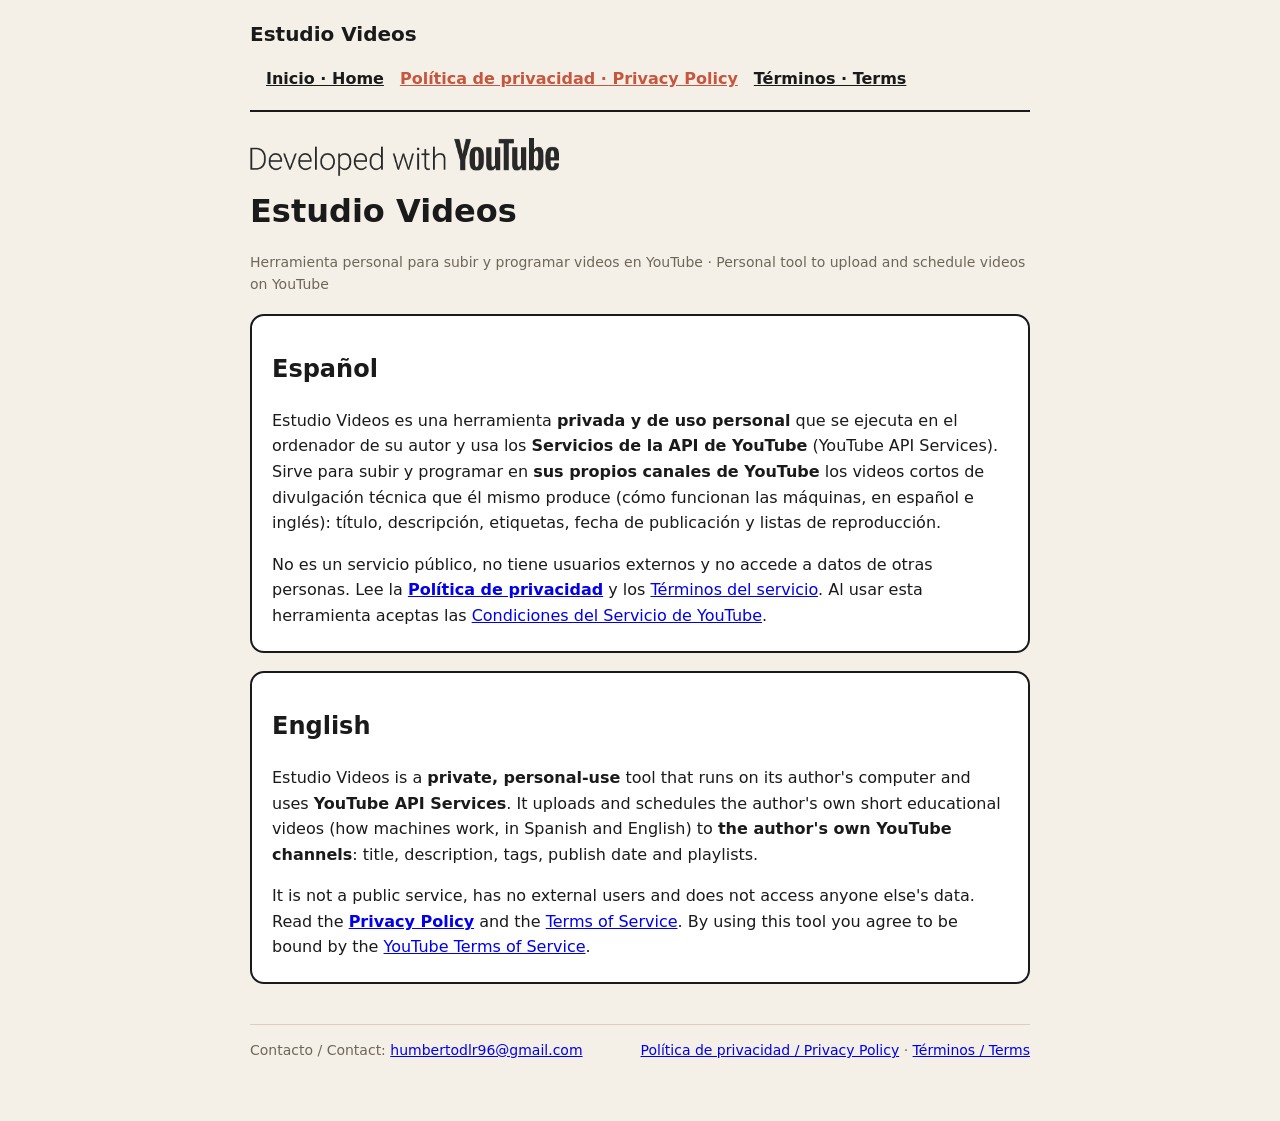
<file: index.html>
<!doctype html><html lang="es"><head><meta charset="utf-8"><meta name="viewport" content="width=device-width,initial-scale=1"><meta name="google-site-verification" content="y9eG2KJ6JDLvlcnDyxbGd1oCQimNI92TDDYzQM97pW8" /><title>Estudio Videos</title><link rel="stylesheet" href="style.css"></head><body>
<header><span class="brand">Estudio Videos</span><nav><a href="./">Inicio · Home</a><a class="priv" href="privacidad.html">Política de privacidad · Privacy Policy</a><a href="terminos.html">Términos · Terms</a></nav></header>
<img class="yt" src="developed-with-youtube.png" alt="Developed with YouTube" style="height:38px;margin:4px 0 0">
<h1>Estudio Videos</h1>
<p class="muted">Herramienta personal para subir y programar videos en YouTube · Personal tool to upload and schedule videos on YouTube</p>
<div class="box">
<h2>Español</h2>
<p>Estudio Videos es una herramienta <b>privada y de uso personal</b> que se ejecuta en el ordenador de su autor y usa los
<b>Servicios de la API de YouTube</b> (YouTube API Services). Sirve para subir y programar en <b>sus propios canales de YouTube</b>
los videos cortos de divulgación técnica que él mismo produce (cómo funcionan las máquinas, en español e inglés): título, descripción,
etiquetas, fecha de publicación y listas de reproducción.</p>
<p>No es un servicio público, no tiene usuarios externos y no accede a datos de otras personas.
Lee la <a href="privacidad.html"><b>Política de privacidad</b></a> y los <a href="terminos.html">Términos del servicio</a>.
Al usar esta herramienta aceptas las <a href="https://www.youtube.com/t/terms">Condiciones del Servicio de YouTube</a>.</p>
</div>
<div class="box">
<h2>English</h2>
<p>Estudio Videos is a <b>private, personal-use</b> tool that runs on its author's computer and uses <b>YouTube API Services</b>.
It uploads and schedules the author's own short educational videos (how machines work, in Spanish and English)
to <b>the author's own YouTube channels</b>: title, description, tags, publish date and playlists.</p>
<p>It is not a public service, has no external users and does not access anyone else's data.
Read the <a href="privacidad.html"><b>Privacy Policy</b></a> and the <a href="terminos.html">Terms of Service</a>.
By using this tool you agree to be bound by the <a href="https://www.youtube.com/t/terms">YouTube Terms of Service</a>.</p>
</div>
<footer><span>Contacto / Contact: <a href="mailto:humbertodlr96@gmail.com">humbertodlr96@gmail.com</a></span><span><a href="privacidad.html">Política de privacidad / Privacy Policy</a> · <a href="terminos.html">Términos / Terms</a></span></footer></body></html>
</file>
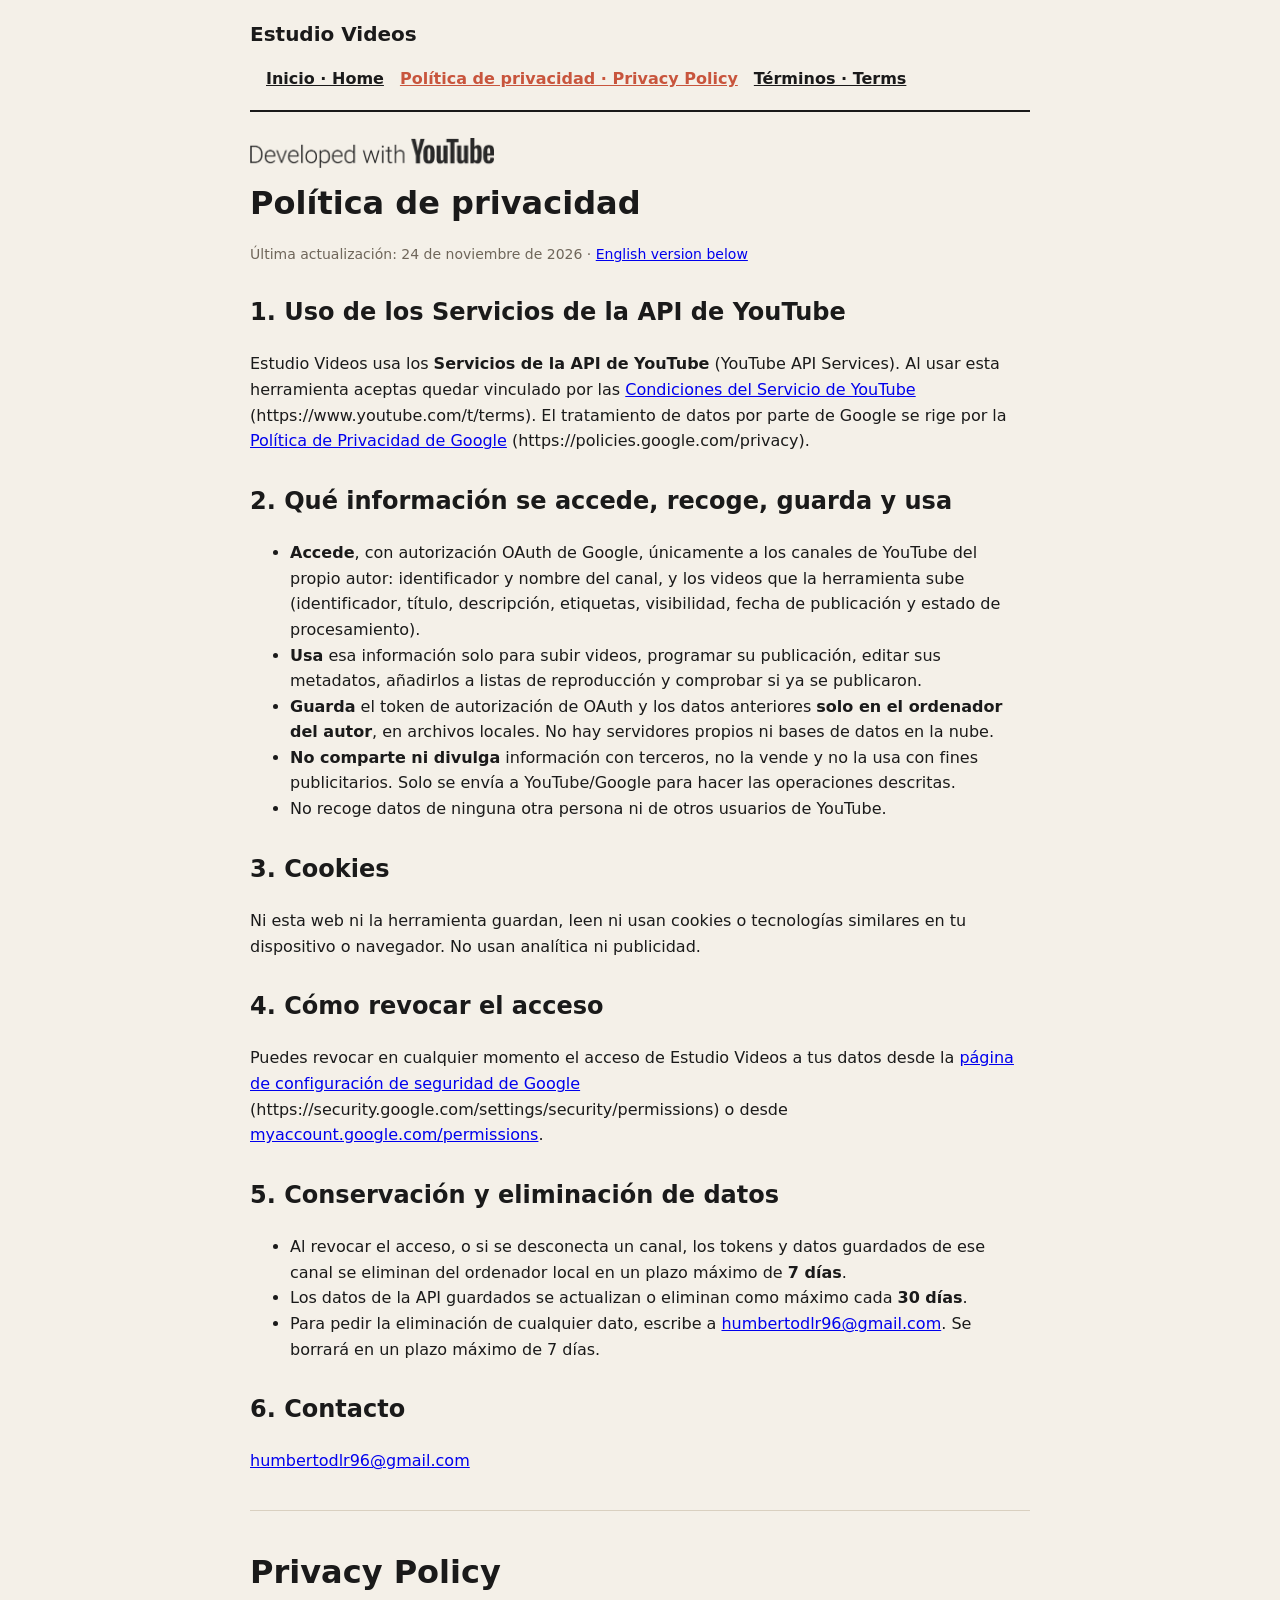
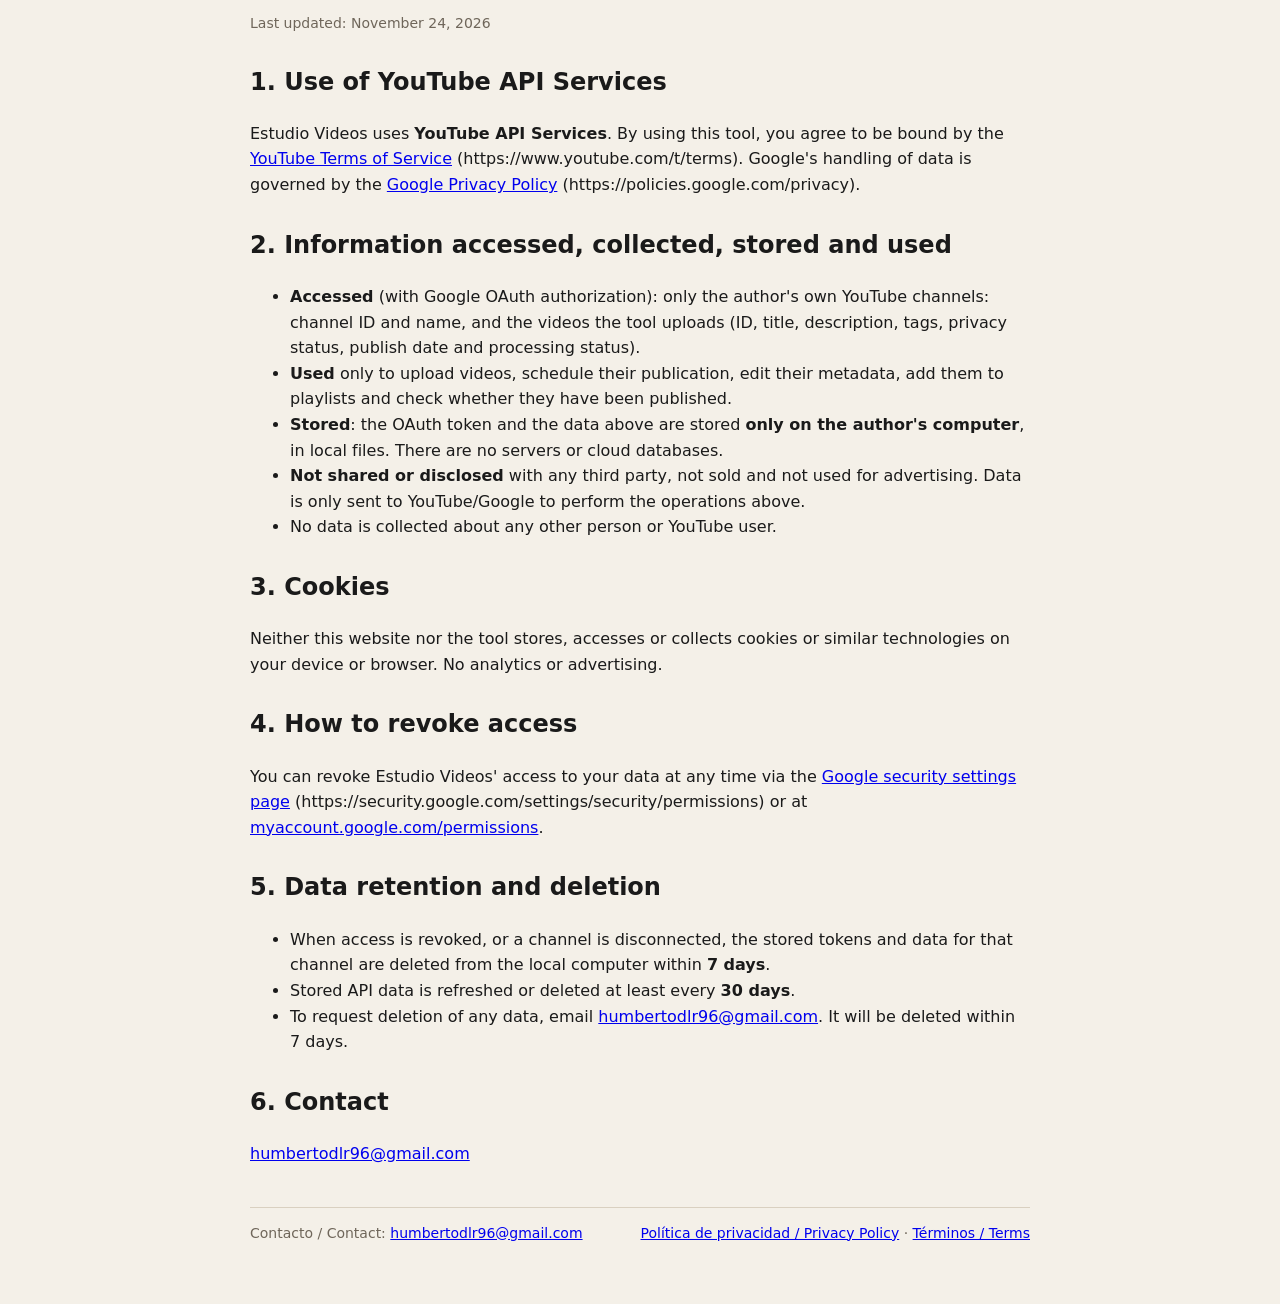
<file: privacidad.html>
<!doctype html><html lang="es"><head><meta charset="utf-8"><meta name="viewport" content="width=device-width,initial-scale=1"><title>Política de privacidad · Privacy Policy · Estudio Videos</title><link rel="stylesheet" href="style.css"></head><body>
<header><span class="brand">Estudio Videos</span><nav><a href="./">Inicio · Home</a><a class="priv" href="privacidad.html">Política de privacidad · Privacy Policy</a><a href="terminos.html">Términos · Terms</a></nav></header>
<img class="yt" src="developed-with-youtube.png" alt="Developed with YouTube" style="height:30px;margin:4px 0 0">
<h1>Política de privacidad</h1>
<p class="muted">Última actualización: 24 de noviembre de 2026 · <a href="#en">English version below</a></p>

<h2>1. Uso de los Servicios de la API de YouTube</h2>
<p>Estudio Videos usa los <b>Servicios de la API de YouTube</b> (YouTube API Services). Al usar esta herramienta aceptas quedar vinculado por las
<a href="https://www.youtube.com/t/terms">Condiciones del Servicio de YouTube</a> (https://www.youtube.com/t/terms).
El tratamiento de datos por parte de Google se rige por la
<a href="https://policies.google.com/privacy">Política de Privacidad de Google</a> (https://policies.google.com/privacy).</p>

<h2>2. Qué información se accede, recoge, guarda y usa</h2>
<ul>
<li><b>Accede</b>, con autorización OAuth de Google, únicamente a los canales de YouTube del propio autor: identificador y nombre del canal,
y los videos que la herramienta sube (identificador, título, descripción, etiquetas, visibilidad, fecha de publicación y estado de procesamiento).</li>
<li><b>Usa</b> esa información solo para subir videos, programar su publicación, editar sus metadatos, añadirlos a listas de reproducción y comprobar si ya se publicaron.</li>
<li><b>Guarda</b> el token de autorización de OAuth y los datos anteriores <b>solo en el ordenador del autor</b>, en archivos locales. No hay servidores propios ni bases de datos en la nube.</li>
<li><b>No comparte ni divulga</b> información con terceros, no la vende y no la usa con fines publicitarios. Solo se envía a YouTube/Google para hacer las operaciones descritas.</li>
<li>No recoge datos de ninguna otra persona ni de otros usuarios de YouTube.</li>
</ul>

<h2>3. Cookies</h2>
<p>Ni esta web ni la herramienta guardan, leen ni usan cookies o tecnologías similares en tu dispositivo o navegador. No usan analítica ni publicidad.</p>

<h2>4. Cómo revocar el acceso</h2>
<p>Puedes revocar en cualquier momento el acceso de Estudio Videos a tus datos desde la
<a href="https://security.google.com/settings/security/permissions">página de configuración de seguridad de Google</a>
(https://security.google.com/settings/security/permissions) o desde <a href="https://myaccount.google.com/permissions">myaccount.google.com/permissions</a>.</p>

<h2>5. Conservación y eliminación de datos</h2>
<ul>
<li>Al revocar el acceso, o si se desconecta un canal, los tokens y datos guardados de ese canal se eliminan del ordenador local en un plazo máximo de <b>7 días</b>.</li>
<li>Los datos de la API guardados se actualizan o eliminan como máximo cada <b>30 días</b>.</li>
<li>Para pedir la eliminación de cualquier dato, escribe a <a href="mailto:humbertodlr96@gmail.com">humbertodlr96@gmail.com</a>. Se borrará en un plazo máximo de 7 días.</li>
</ul>

<h2>6. Contacto</h2>
<p><a href="mailto:humbertodlr96@gmail.com">humbertodlr96@gmail.com</a></p>

<hr id="en">
<h1>Privacy Policy</h1>
<p class="muted">Last updated: November 24, 2026</p>

<h2>1. Use of YouTube API Services</h2>
<p>Estudio Videos uses <b>YouTube API Services</b>. By using this tool, you agree to be bound by the
<a href="https://www.youtube.com/t/terms">YouTube Terms of Service</a> (https://www.youtube.com/t/terms).
Google's handling of data is governed by the <a href="https://policies.google.com/privacy">Google Privacy Policy</a> (https://policies.google.com/privacy).</p>

<h2>2. Information accessed, collected, stored and used</h2>
<ul>
<li><b>Accessed</b> (with Google OAuth authorization): only the author's own YouTube channels: channel ID and name,
and the videos the tool uploads (ID, title, description, tags, privacy status, publish date and processing status).</li>
<li><b>Used</b> only to upload videos, schedule their publication, edit their metadata, add them to playlists and check whether they have been published.</li>
<li><b>Stored</b>: the OAuth token and the data above are stored <b>only on the author's computer</b>, in local files. There are no servers or cloud databases.</li>
<li><b>Not shared or disclosed</b> with any third party, not sold and not used for advertising. Data is only sent to YouTube/Google to perform the operations above.</li>
<li>No data is collected about any other person or YouTube user.</li>
</ul>

<h2>3. Cookies</h2>
<p>Neither this website nor the tool stores, accesses or collects cookies or similar technologies on your device or browser. No analytics or advertising.</p>

<h2>4. How to revoke access</h2>
<p>You can revoke Estudio Videos' access to your data at any time via the
<a href="https://security.google.com/settings/security/permissions">Google security settings page</a>
(https://security.google.com/settings/security/permissions) or at <a href="https://myaccount.google.com/permissions">myaccount.google.com/permissions</a>.</p>

<h2>5. Data retention and deletion</h2>
<ul>
<li>When access is revoked, or a channel is disconnected, the stored tokens and data for that channel are deleted from the local computer within <b>7 days</b>.</li>
<li>Stored API data is refreshed or deleted at least every <b>30 days</b>.</li>
<li>To request deletion of any data, email <a href="mailto:humbertodlr96@gmail.com">humbertodlr96@gmail.com</a>. It will be deleted within 7 days.</li>
</ul>

<h2>6. Contact</h2>
<p><a href="mailto:humbertodlr96@gmail.com">humbertodlr96@gmail.com</a></p>
<footer><span>Contacto / Contact: <a href="mailto:humbertodlr96@gmail.com">humbertodlr96@gmail.com</a></span><span><a href="privacidad.html">Política de privacidad / Privacy Policy</a> · <a href="terminos.html">Términos / Terms</a></span></footer></body></html>
</file>
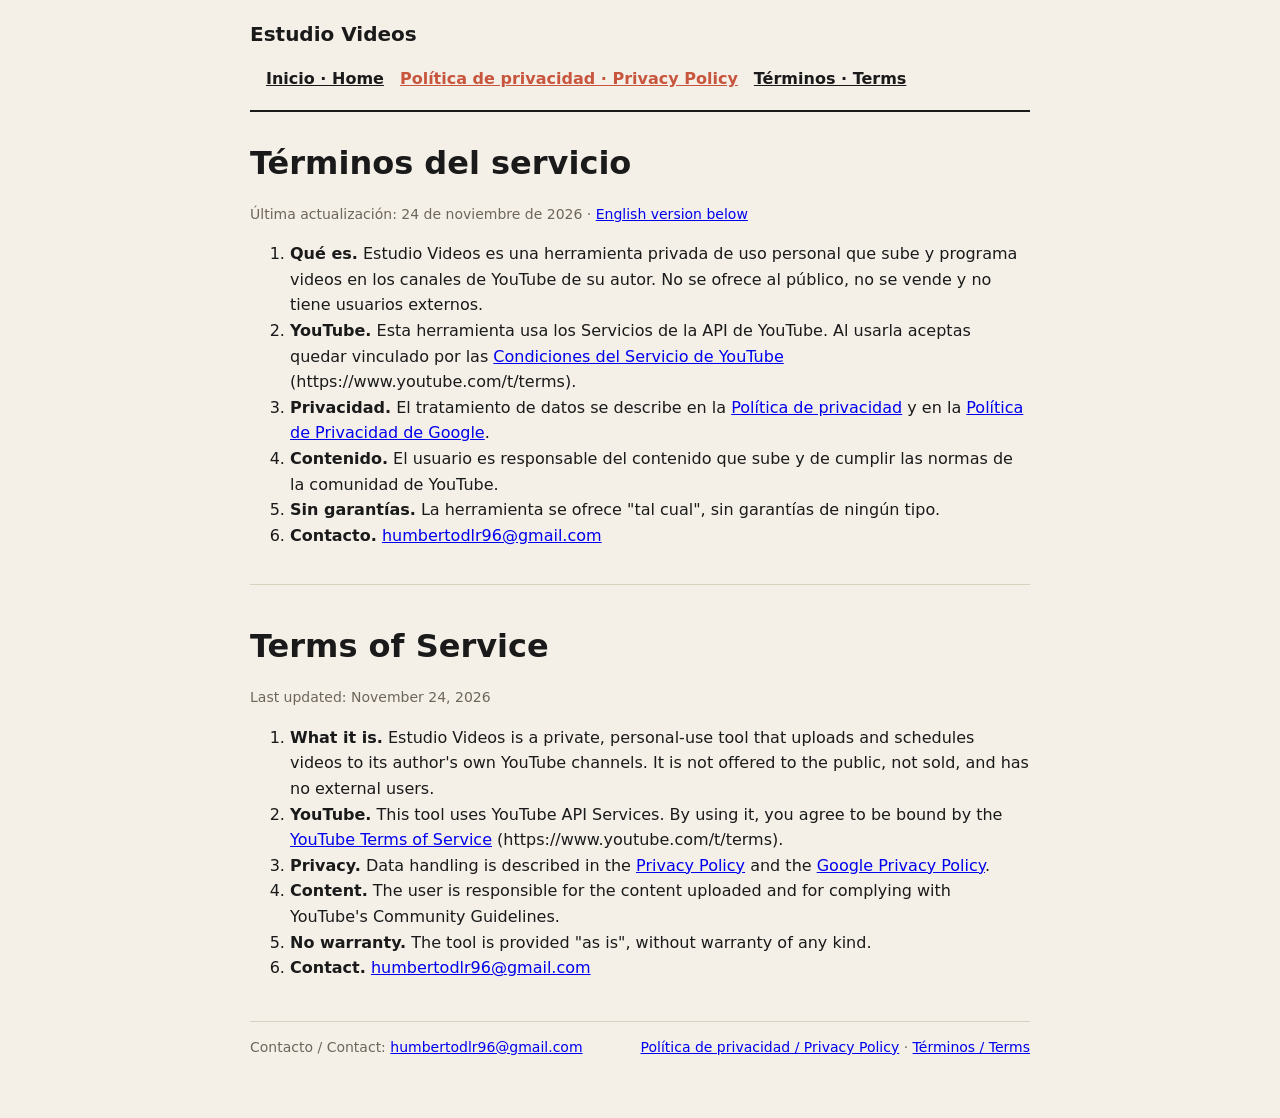
<file: terminos.html>
<!doctype html><html lang="es"><head><meta charset="utf-8"><meta name="viewport" content="width=device-width,initial-scale=1"><title>Términos del servicio · Terms of Service · Estudio Videos</title><link rel="stylesheet" href="style.css"></head><body>
<header><span class="brand">Estudio Videos</span><nav><a href="./">Inicio · Home</a><a class="priv" href="privacidad.html">Política de privacidad · Privacy Policy</a><a href="terminos.html">Términos · Terms</a></nav></header>
<h1>Términos del servicio</h1>
<p class="muted">Última actualización: 24 de noviembre de 2026 · <a href="#en">English version below</a></p>
<ol>
<li><b>Qué es.</b> Estudio Videos es una herramienta privada de uso personal que sube y programa videos en los canales de YouTube de su autor. No se ofrece al público, no se vende y no tiene usuarios externos.</li>
<li><b>YouTube.</b> Esta herramienta usa los Servicios de la API de YouTube. Al usarla aceptas quedar vinculado por las
<a href="https://www.youtube.com/t/terms">Condiciones del Servicio de YouTube</a> (https://www.youtube.com/t/terms).</li>
<li><b>Privacidad.</b> El tratamiento de datos se describe en la <a href="privacidad.html">Política de privacidad</a> y en la
<a href="https://policies.google.com/privacy">Política de Privacidad de Google</a>.</li>
<li><b>Contenido.</b> El usuario es responsable del contenido que sube y de cumplir las normas de la comunidad de YouTube.</li>
<li><b>Sin garantías.</b> La herramienta se ofrece "tal cual", sin garantías de ningún tipo.</li>
<li><b>Contacto.</b> <a href="mailto:humbertodlr96@gmail.com">humbertodlr96@gmail.com</a></li>
</ol>
<hr id="en">
<h1>Terms of Service</h1>
<p class="muted">Last updated: November 24, 2026</p>
<ol>
<li><b>What it is.</b> Estudio Videos is a private, personal-use tool that uploads and schedules videos to its author's own YouTube channels. It is not offered to the public, not sold, and has no external users.</li>
<li><b>YouTube.</b> This tool uses YouTube API Services. By using it, you agree to be bound by the
<a href="https://www.youtube.com/t/terms">YouTube Terms of Service</a> (https://www.youtube.com/t/terms).</li>
<li><b>Privacy.</b> Data handling is described in the <a href="privacidad.html">Privacy Policy</a> and the
<a href="https://policies.google.com/privacy">Google Privacy Policy</a>.</li>
<li><b>Content.</b> The user is responsible for the content uploaded and for complying with YouTube's Community Guidelines.</li>
<li><b>No warranty.</b> The tool is provided "as is", without warranty of any kind.</li>
<li><b>Contact.</b> <a href="mailto:humbertodlr96@gmail.com">humbertodlr96@gmail.com</a></li>
</ol>
<footer><span>Contacto / Contact: <a href="mailto:humbertodlr96@gmail.com">humbertodlr96@gmail.com</a></span><span><a href="privacidad.html">Política de privacidad / Privacy Policy</a> · <a href="terminos.html">Términos / Terms</a></span></footer></body></html>
</file>
<file: style.css>
body{font:16px/1.6 system-ui,sans-serif;max-width:780px;margin:0 auto;padding:0 22px 60px;color:#1a1a1a;background:#f4f0e8}
header{display:flex;align-items:center;justify-content:space-between;gap:16px;padding:18px 0;border-bottom:2px solid #1a1a1a;margin-bottom:26px;flex-wrap:wrap}
header .brand{font-weight:800;font-size:20px}
nav a{margin-left:16px;font-weight:700;color:#1a1a1a}
nav a.priv{color:#c8553d}
.yt{height:44px;display:block}
h1{margin:10px 0 4px}h2{margin-top:28px}
.muted{color:#6f665a;font-size:14px}
.box{background:#fff;border:2px solid #1a1a1a;border-radius:14px;padding:6px 20px;margin:18px 0}
hr{border:none;border-top:1px solid #d9d0c0;margin:36px 0}
footer{margin-top:40px;font-size:14px;color:#6f665a;border-top:1px solid #d9d0c0;padding-top:14px;display:flex;justify-content:space-between;flex-wrap:wrap;gap:10px}
</file>
